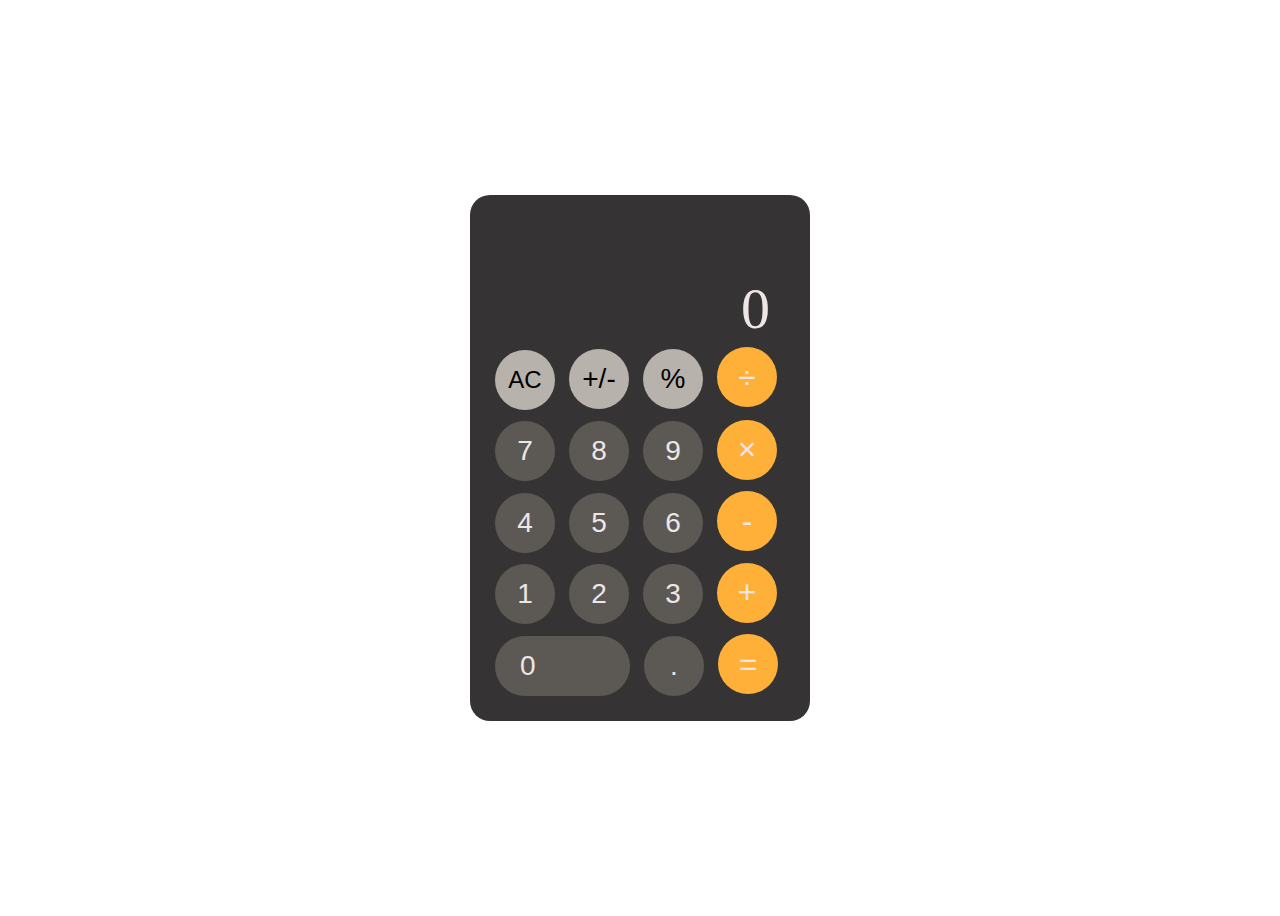
<file: index.html>
<!DOCTYPE html>
<html lang="en">
  <head>
    <meta charset="UTF-8" />
    <meta http-equiv="X-UA-Compatible" content="IE=edge" />
    <meta name="viewport" content="width=device-width, initial-scale=1.0" />
    <link rel="stylesheet" href="./style.css" />
    <title>calculator</title>
  </head>

  <body>
    <div class="wrapper">
    <main class="calculator">
      <div class="display"></div>
      <div class="result">0</div>
      <section class="calculator-buttons">
        <div class="button-top">
          <button class="clear">AC</button>
          <button class="operator2">+/-</button>
          <button class="operator2">%</button>
          <button class="operator">÷</button>
        </div>
        <div class="button-row">
          <button class="num">7</button>
          <button class="num">8</button>
          <button class="num">9</button>
          <button class="operator">×</button>
        </div>
        <div class="button-row">
          <button class="num">4</button>
          <button class="num">5</button>
          <button class="num">6</button>
          <button class="operator">-</button>
        </div>
        <div class="button-row">
          <button class="num">1</button>
          <button class="num">2</button>
          <button class="num">3</button>
          <button class="operator">+</button>
        </div>
        <div class="button-row">
          <button class="num zero">0</button>
          <button class="decimal">.</button>
          <button class="equal">=</button>
        </div>
      </section>
    </main>
    </div>
    <script src="app.js"></script>
  </body>
</html>
</file>
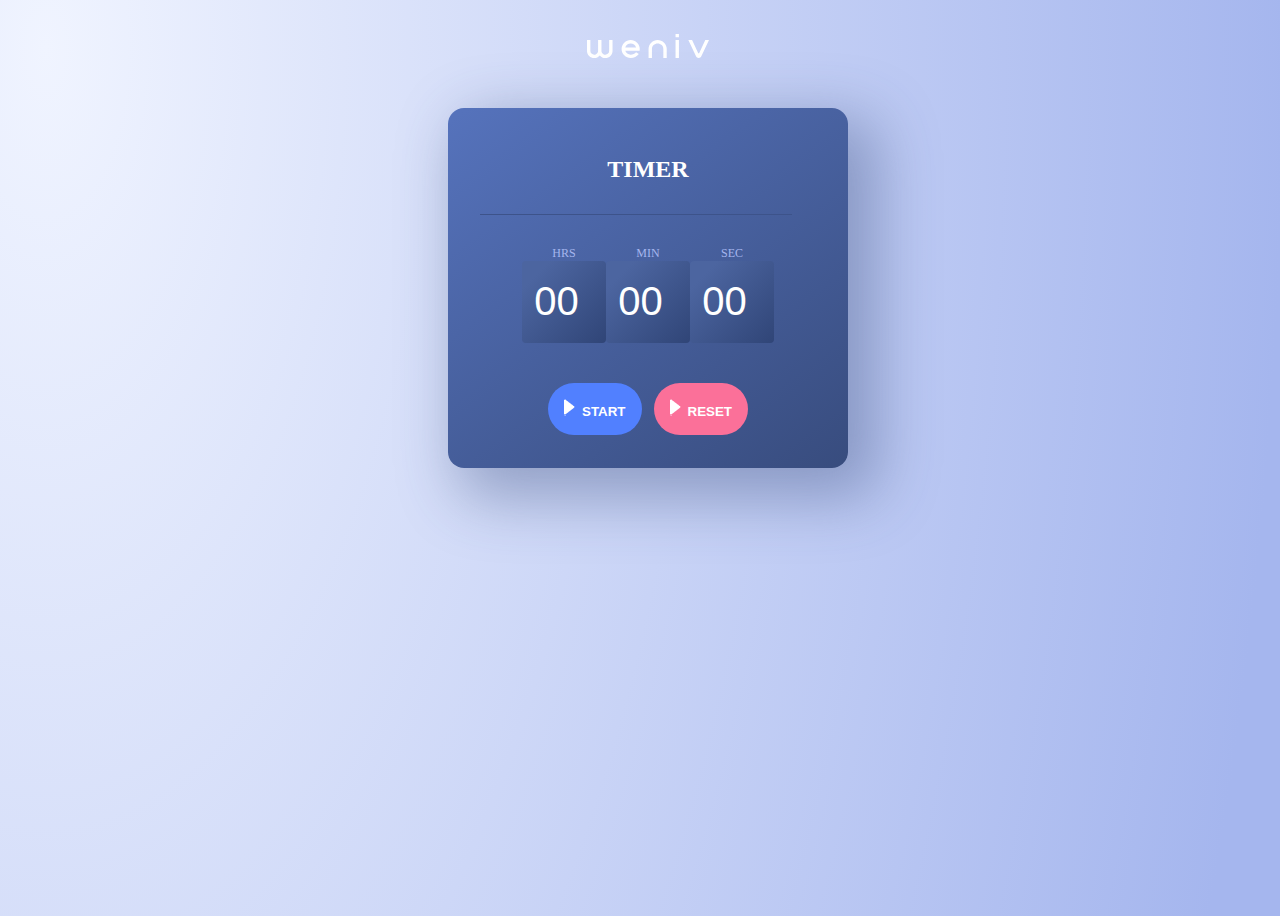
<file: Timer/index.html>
<!DOCTYPE html>
<html lang="ko-KR">
<head>
    <meta charset="UTF-8">
    <meta http-equiv="X-UA-Compatible" content="IE=edge">
    <meta name="viewport" content="width=device-width, initial-scale=1.0">
    <title></title>
    <style></style>

    <!-- CSS -->
    <link rel="stylesheet" href="style.css">
</head>
<body>
    <header>
        <h1>
            <img src="./img/weniv-logo.svg" alt="위니브 로고">
        </h1>
    </header>
    <div class="l-wrapper">
        <section class="container">
                <h2>TIMER</h2>
                <div class="input-area">
                <div class="input-hour">
                    <label for="hour">HRS</label>
                    <input type="number" id="hour" placeholder="00">
                </div>
                <div class="input-min"> 
                    <label for="minute">MIN</label>
                    <input type="number" id="minute" placeholder="00">
                </div>
                <div class="input-sec">
                    <label for="second">SEC</label>
                    <input type="number" id="second" placeholder="00">
                </div>
                </div>
                <div class="btn-control">
                <button class="btn-start">START</button>
                <button class="btn-reset">RESET</button>
            </div>
        </section>
    </div>
  
  <!-- JavaScript -->
  <script src="script.js"></script>
</body>
</html>
</file>
<file: style.css>
:root {
  --color-backColor: rgb(53, 51, 51);
  --color-fontColor: rgb(238, 229, 229);
  --color-topColor: rgb(183, 178, 171);
  --color-numColor: rgb(92, 89, 85);
  --color-operatorColor: rgb(255, 176, 57);
}

.wrapper {
  height: 100vh;
  display: flex;
  align-items: center;
}

.calculator {
  width: 300px;
  background-color: var(--color-backColor);
  padding: 50px 20px 20px;
  border-radius: 20px;
  margin: 0 auto;
}

button {
  width: 60px;
  height: 60px;
  border-radius: 50%;
  border: none;
  padding: 10px;
  margin: 5px;
  font-size: 28px;
  cursor: pointer;
}

.num:hover,
.decimal:hover {
  transition: all ease 0.2s;
  background: #afafaf;
  color: var(--color-fontColor);
  /* opacity: 0.7; */
}

.clear:hover,
.calculate:hover {
  background: #dfdede;
  transition: all ease 0.2s;
  -webkit-transition: all ease 0.2s;
  -moz-transition: all ease 0.2s;
  -ms-transition: all ease 0.2s;
  -o-transition: all ease 0.2s;
}

.display {
  color: #898989;
  font-size: 28px;
  height: 30px;
  text-align: right;
  padding-right: 20px;
}

.result {
  font-size: 58px;
  color: var(--color-fontColor);
  text-align: right;
  padding-right: 20px;
}

.button-top > button {
  background-color: var(--color-topColor);
}

.button-top > .clear,
.calculate {
  font-size: 24px;
}

.button-top > .operator {
  background-color: var(--color-operatorColor);
}

.operator,
.equal {
  background-color: var(--color-operatorColor);
  color: var(--color-fontColor);
  font-size: 32px;
}

.operator:hover,
.equal:hover {
  transition: all ease 0.2s;
  background: #fff;
  color: var(--color-operatorColor);
}

.button-row > button {
  color: var(--color-fontColor);
}

.num,
.decimal {
  background-color: var(--color-numColor);
}

.zero {
  width: 135px;
  border-radius: 90px;
  text-align: left;
  padding-left: 25px;
}
</file>
<file: Timer/style.css>
body {
    background: radial-gradient(96.74% 276.79% at 3.59% 5.28%, #F0F4FF 0%, #A5B6EE 100%) no-repeat;
    width: 100vw;
    height: 100vh;
    display: flex;
    flex-direction: column;
    align-items: center;
}

.container {
    background: linear-gradient(144.07deg, #5572BB 2.13%, #374B7C 102.97%);
    box-shadow: 20px 20px 60px 10px #374B7C66;
    height: 360px;
    width: 400px;
    border-radius: 16px;
    box-sizing: border-box;
}

.container h2 {
    color: #fff;
    text-align: center;
    padding-top: 48px;
    position: relative;
    margin-bottom: 23px;
}

h2::after {
    content: "";
    position: absolute;
    bottom: -32px;
    left: 32px;
    width: 312px;
    height: 1px;
    background-color: #3D538A;
  }

  label {
    color: #A5B6EE;
    font-size: 12px;
  }

  .input-area {
    display: flex;
    justify-content: center;
    padding: 40px 0;
  }

  input {
    height: 80px;
    width: 80px;
    left: 0px;
    top: 0px;
    border-radius: 4px;
    -webkit-border-radius: 4px;
    -moz-border-radius: 4px;
    -ms-border-radius: 4px;
    -o-border-radius: 4px;
}

.input-hour, .input-min, .input-sec {
    display: flex;
    flex-direction: column;
    align-items: center;
}

input {
    background: linear-gradient(314.28deg, #304577 0%, #4C65A0 83%),
linear-gradient(0deg, #354971, #354971);
border: 1px #354971;
color: #fff;
font-size: 40px;
margin: 0 auto;
text-align: center;
}

input::placeholder {
    color: #fff;
}

input::after {
    content:"";
    display: block;
    color: #8198D0;
    width: 6px;
    height: 6px;
    border-radius: 50%;;
    -webkit-border-radius: 50%;
    -moz-border-radius: 50%;
    -ms-border-radius: 50%;
    -o-border-radius: 50%;
 }

 button {
    border: none;
    padding: 16px;
    border-radius: 50px;
    -webkit-border-radius: 50px;
    -moz-border-radius: 50px;
    -ms-border-radius: 50px;
    -o-border-radius: 50px;
    color: #fff;
    font-weight: 700;
    cursor: pointer;
}

.btn-control {
    margin: auto;
}

.btn-start {
    background-color: #5180FF;
    margin-right: 12px;
}

.btn-reset {
    background-color: #FB7099;
}

.btn-start::before {
    content: " ";
    display: inline-block;
    background: url('./img/Vector\ 7.png');
    width: 11px;
    height: 17px;
    margin-right: 7px;
}

.btn-reset::before {
    content: " ";
    display: inline-block;
    background: url('./img/Vector\ 7.png');
    width: 11px;
    height: 17px;
    margin-right: 7px;
}

.btn-control {
    display: flex;
    justify-content: center;
}
</file>
